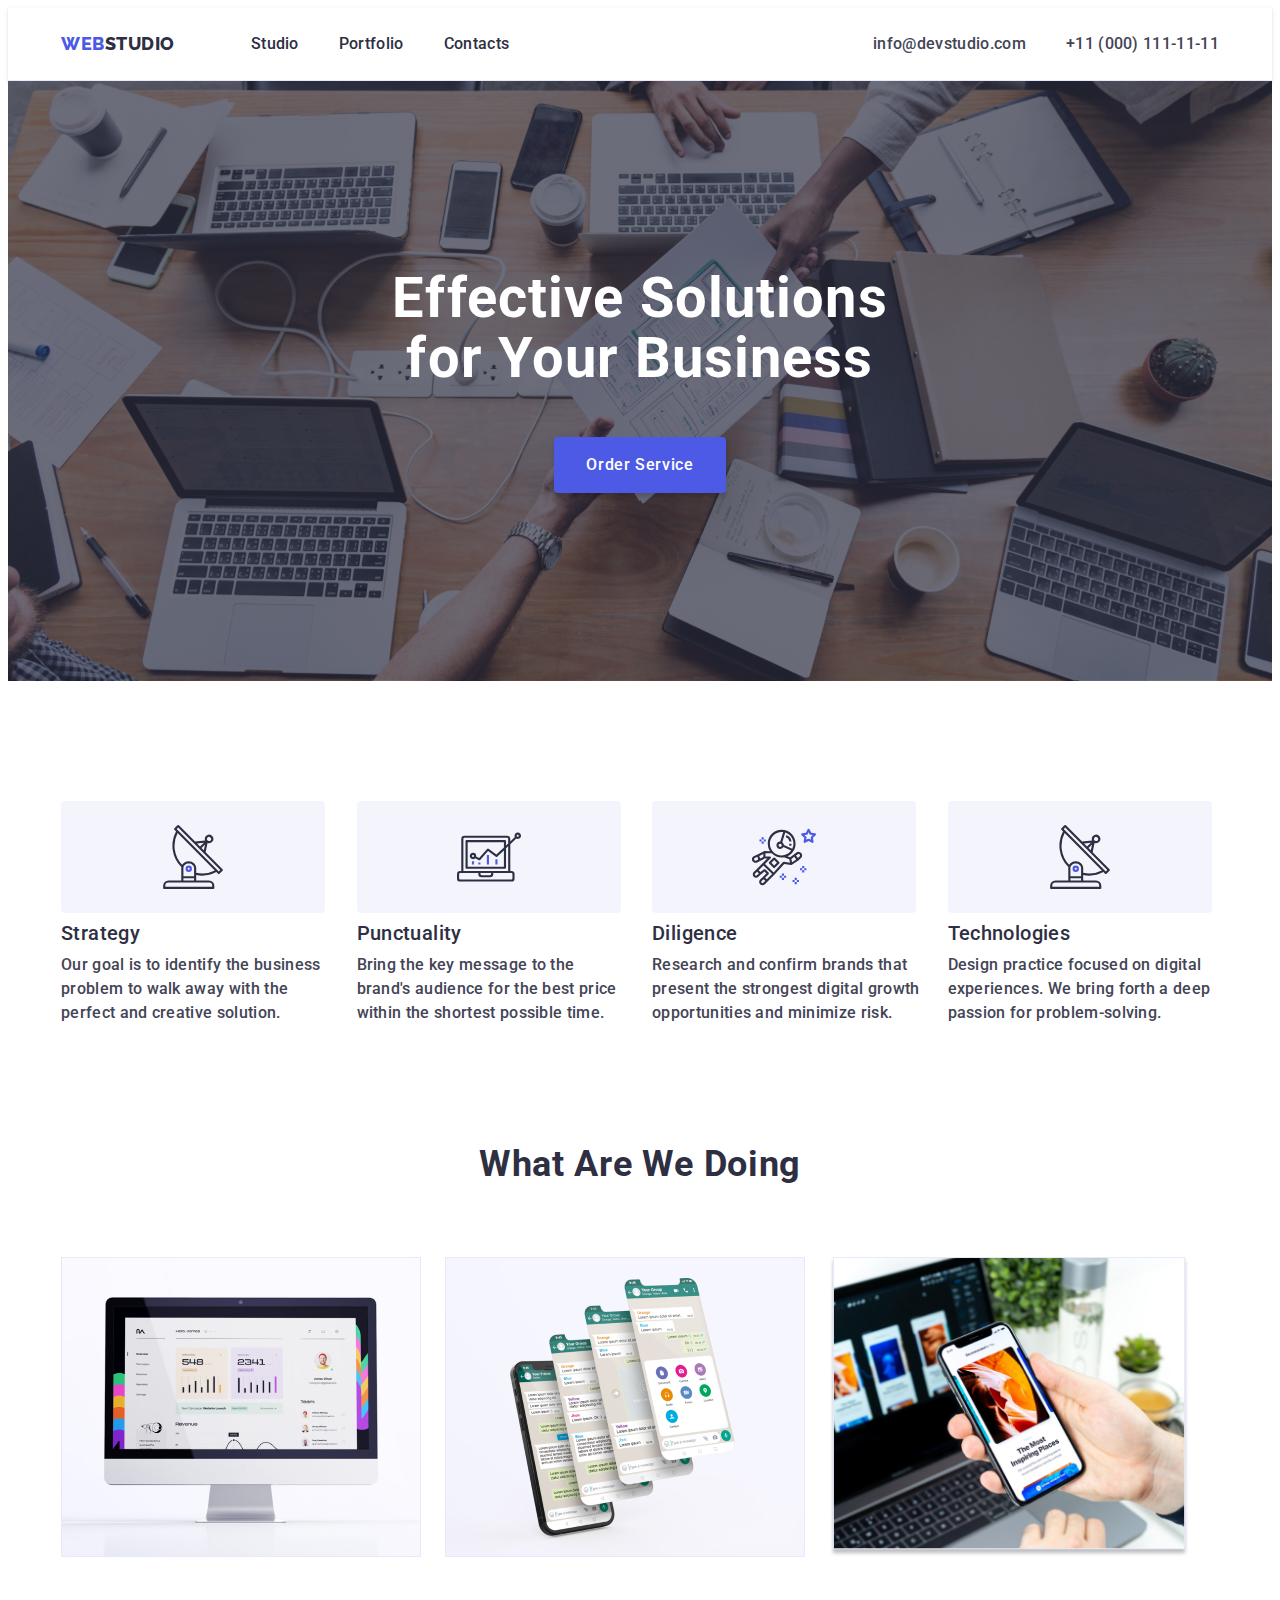
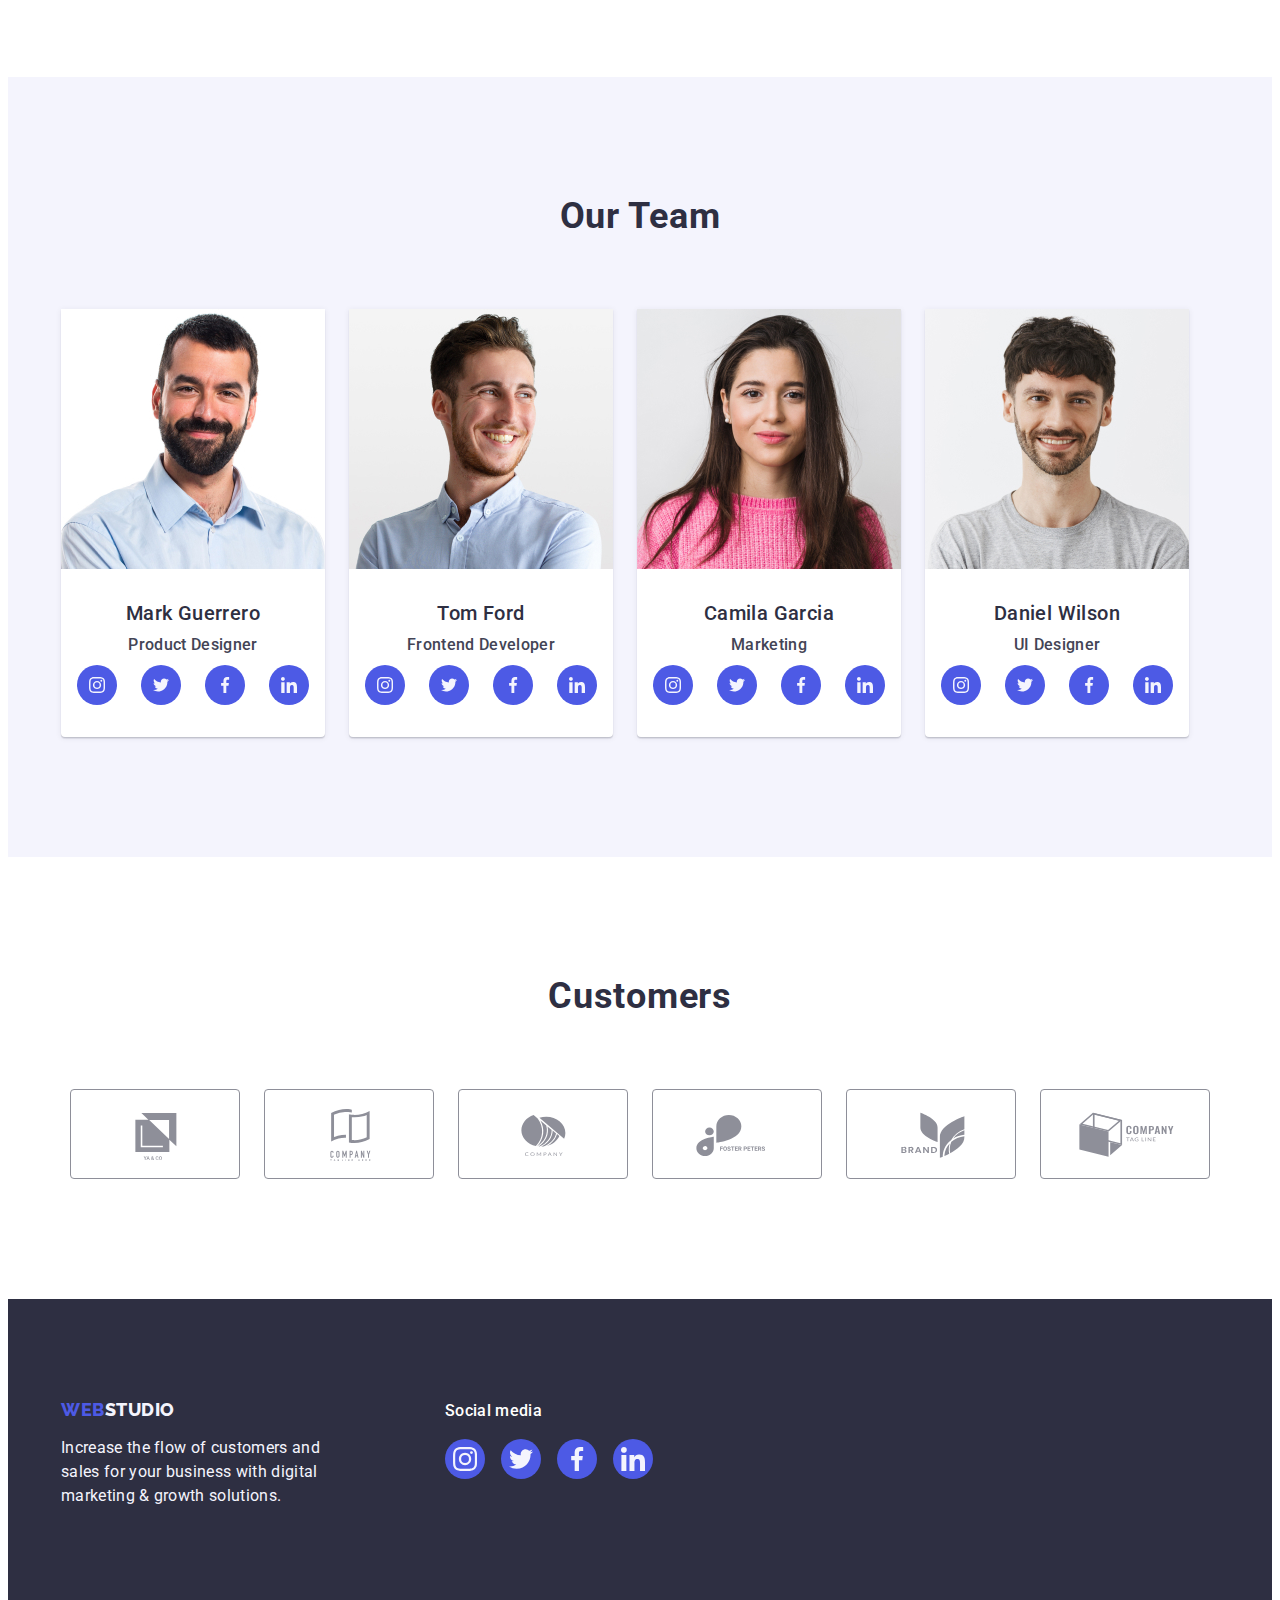
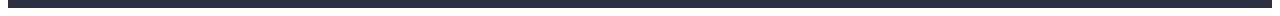
<file: index.html>
<!DOCTYPE html>
<html lang="en">
  <head>
    <meta charset="UTF-8" />
    <title>Studio</title>
    <link rel="preconnect" href="https://fonts.googleapis.com" />
    <link rel="preconnect" href="https://fonts.gstatic.com" crossorigin />
    <link
      href="https://fonts.googleapis.com/css2?family=Raleway:wght@800&family=Roboto:wght@400;500;700;900&display=swap"
      rel="stylesheet"
    />
    <link
      rel="stylesheet"
      href="https://cdnjs.cloudflare.com/ajax/libs/modern-normalize/2.0.0/modern-normalize.min.css"
      integrity="sha512-4xo8blKMVCiXpTaLzQSLSw3KFOVPWhm/TRtuPVc4WG6kUgjH6J03IBuG7JZPkcWMxJ5huwaBpOpnwYElP/m6wg=="
      crossorigin="anonymous"
      referrerpolicy="no-referrer"
    />
    <link rel="stylesheet" href="./css/styles.css" />
  </head>

  <body class="page">
    <header class="page-header">
      <div class="container page-header-container">
        <nav class="page-nav">
          <a href="./index.html" class="logo link">
            Web<span class="logo-part">Studio</span>
          </a>

          <ul class="site-nav list">
            <li class="menu-item">
              <a href="./index.html" class="nav-item link list">Studio</a>
            </li>
            <li class="menu-item">
              <a href="./portfolio.html" class="nav-item link list"
                >Portfolio</a
              >
            </li>
            <li class="menu-item">
              <a href="" class="nav-item link list">Contacts</a>
            </li>
          </ul>
        </nav>

        <address class="address">
          <ul class="auth-nav list">
            <li class="auth-nav-first">
              <a href="mailto:info@devstudio.com" class="list auth-nav link"
                >info@devstudio.com</a
              >
            </li>
            <li>
              <a href="tel:+110001111111" class="list auth-nav link"
                >+11 (000) 111-11-11</a
              >
            </li>
          </ul>
        </address>
      </div>
    </header>

    <main>
      <!-- HERO -->
      <section class="hero">
        <div class="container">
          <h1 class="hero-title">Effective Solutions for Your Business</h1>
          <button type="button" class="hero-button">Order Service</button>
        </div>
      </section>

      <!-- Advantages -->

      <section class="main-description">
        <div class="container">
          <h2 class="visually-hidden">Advantages</h2>

          <ul class="advantages list">
            <li class="advantages-card">
              <div class="advantages-icon">
                <svg width="64" height="64">
                  <use href="./images/icons.svg#icon-antenna"></use>
                </svg>
              </div>
              <h3 class="section-title">Strategy</h3>
              <p class="section-text">
                Our goal is to identify the business problem to walk away with
                the perfect and creative solution.
              </p>
            </li>

            <li class="advantages-card">
              <div class="advantages-icon">
                <svg width="64" height="64">
                  <use href="./images/icons.svg#icon-diagram"></use>
                </svg>
              </div>
              <h3 class="section-title">Punctuality</h3>
              <p class="section-text">
                Bring the key message to the brand's audience for the best price
                within the shortest possible time.
              </p>
            </li>

            <li class="advantages-card">
              <div class="advantages-icon">
                <svg width="64" height="64">
                  <use href="./images/icons.svg#icon-astronaut"></use>
                </svg>
              </div>
              <h3 class="section-title">Diligence</h3>
              <p class="section-text">
                Research and confirm brands that present the strongest digital
                growth opportunities and minimize risk.
              </p>
            </li>

            <li class="advantages-card">
              <div class="advantages-icon">
                <svg width="64" height="64">
                  <use href="./images/icons.svg#icon-antenna"></use>
                </svg>
              </div>
              <h3 class="section-title">Technologies</h3>
              <p class="section-text">
                Design practice focused on digital experiences. We bring forth a
                deep passion for problem-solving.
              </p>
            </li>
          </ul>
        </div>
      </section>

      <!--   What are we doing    -->

      <section class="main-work">
        <div class="container">
          <h2 class="section-caption">What are we doing</h2>
          <ul class="doing list">
            <li class="doing-card">
              <img
                src="./images/computer.jpg"
                alt="the computer on which the program is displayed"
                width="360"
                height="300"
              />
            </li>

            <li class="doing-card">
              <img
                src="./images/application.jpg"
                alt="a smartphone on which the program is displayed"
                width="360"
                height="300"
              />
            </li>

            <li class="doing-card">
              <img
                src="./images/smartphone.jpg"
                alt="a laptop on the table with a program on the screen, and also a smartphone in the hands with the same program open"
                width="360"
                height="300"
              />
            </li>
          </ul>
        </div>
      </section>

      <!-- Team -->

      <section class="main-team">
        <div class="container">
          <h2 class="section-caption">Our Team</h2>
          <ul class="team list">
            <li class="team-card">
              <img
                src="./images/Mark.jpg"
                alt="photo of a member of the company's team"
                width="264"
                height="260"
              />
              <div class="team-card-wrapper">
                <h3 class="section-title">Mark Guerrero</h3>
                <p class="section-text">Product Designer</p>
                <ul class="socials">
                  <li class="socials-item">
                    <a class="socials-link link" href="">
                      <svg class="socials-icons" width="16" height="16">
                        <use href="./images/icons.svg#icon-instagram"></use>
                      </svg>
                    </a>
                  </li>
                  <li class="socials-item">
                    <a class="socials-link link" href="">
                      <svg class="socials-icons" width="16" height="16">
                        <use href="./images/icons.svg#icon-twitter"></use>
                      </svg>
                    </a>
                  </li>
                  <li class="socials-item">
                    <a class="socials-link link" href="">
                      <svg class="socials-icons" width="16" height="16">
                        <use href="./images/icons.svg#icon-facebook"></use>
                      </svg>
                    </a>
                  </li>
                  <li class="socials-item">
                    <a class="socials-link link" href="">
                      <svg class="socials-icons" width="16" height="16">
                        <use href="./images/icons.svg#icon-linkedin"></use>
                      </svg>
                    </a>
                  </li>
                </ul>
              </div>
            </li>

            <li class="team-card">
              <img
                src="./images/Tom.jpg"
                alt="photo of a member of the company's team"
                width="264"
                height="260"
              />
              <div class="team-card-wrapper">
                <h3 class="section-title">Tom Ford</h3>
                <p class="section-text">Frontend Developer</p>
                <ul class="socials">
                  <li class="socials-item">
                    <a class="socials-link link" href="">
                      <svg class="socials-icons" width="16" height="16">
                        <use href="./images/icons.svg#icon-instagram"></use>
                      </svg>
                    </a>
                  </li>
                  <li class="socials-item">
                    <a class="socials-link link" href="">
                      <svg class="socials-icons" width="16" height="16">
                        <use href="./images/icons.svg#icon-twitter"></use>
                      </svg>
                    </a>
                  </li>
                  <li class="socials-item">
                    <a class="socials-link link" href="">
                      <svg class="socials-icons" width="16" height="16">
                        <use href="./images/icons.svg#icon-facebook"></use>
                      </svg>
                    </a>
                  </li>
                  <li class="socials-item">
                    <a class="socials-link link" href="">
                      <svg class="socials-icons" width="16" height="16">
                        <use href="./images/icons.svg#icon-linkedin"></use>
                      </svg>
                    </a>
                  </li>
                </ul>
              </div>
            </li>

            <li class="team-card">
              <img
                src="./images/Camila.jpg"
                alt="photo of a member of the company's team"
                width="264"
                height="260"
              />
              <div class="team-card-wrapper">
                <h3 class="section-title">Camila Garcia</h3>
                <p class="section-text">Marketing</p>
                <ul class="socials">
                  <li class="socials-item">
                    <a class="socials-link link" href="">
                      <svg class="socials-icons" width="16" height="16">
                        <use href="./images/icons.svg#icon-instagram"></use>
                      </svg>
                    </a>
                  </li>
                  <li class="socials-item">
                    <a class="socials-link link" href="">
                      <svg class="socials-icons" width="16" height="16">
                        <use href="./images/icons.svg#icon-twitter"></use>
                      </svg>
                    </a>
                  </li>
                  <li class="socials-item">
                    <a class="socials-link link" href="">
                      <svg class="socials-icons" width="16" height="16">
                        <use href="./images/icons.svg#icon-facebook"></use>
                      </svg>
                    </a>
                  </li>
                  <li class="socials-item">
                    <a class="socials-link link" href="">
                      <svg class="socials-icons" width="16" height="16">
                        <use href="./images/icons.svg#icon-linkedin"></use>
                      </svg>
                    </a>
                  </li>
                </ul>
              </div>
            </li>

            <li class="team-card">
              <img
                src="./images/Daniel.jpg"
                alt="photo of a member of the company's team"
                width="264"
                height="260"
              />
              <div class="team-card-wrapper">
                <h3 class="section-title">Daniel Wilson</h3>
                <p class="section-text">UI Designer</p>
                <ul class="socials">
                  <li class="socials-item">
                    <a class="socials-link link" href="">
                      <svg class="socials-icons" width="16" height="16">
                        <use href="./images/icons.svg#icon-instagram"></use>
                      </svg>
                    </a>
                  </li>
                  <li class="socials-item">
                    <a class="socials-link link" href="">
                      <svg class="socials-icons" width="16" height="16">
                        <use href="./images/icons.svg#icon-twitter"></use>
                      </svg>
                    </a>
                  </li>
                  <li class="socials-item">
                    <a class="socials-link link" href="">
                      <svg class="socials-icons" width="16" height="16">
                        <use href="./images/icons.svg#icon-facebook"></use>
                      </svg>
                    </a>
                  </li>
                  <li class="socials-item">
                    <a class="socials-link link" href="">
                      <svg class="socials-icons" width="16" height="16">
                        <use href="./images/icons.svg#icon-linkedin"></use>
                      </svg>
                    </a>
                  </li>
                </ul>
              </div>
            </li>
          </ul>
        </div>
      </section>

      <!-- Customers -->

      <section class="customers">
        <div class="container">
          <h2 class="section-caption">Customers</h2>
          <ul class="custumers-list">
            <li class="costumers-logo">
              <a href="" class="costumers-link">
                <svg class="logo-company" width="104" height="56">
                  <use href="./images/icons.svg#icon-logo-first"></use>
                </svg>
              </a>
            </li>

            <li class="costumers-logo">
              <a href="" class="costumers-link">
                <svg class="logo-company" width="104" height="56">
                  <use href="./images/icons.svg#icon-logo-second"></use>
                </svg>
              </a>
            </li>

            <li class="costumers-logo">
              <a href="" class="costumers-link">
                <svg class="logo-company" width="104" height="56">
                  <use href="./images/icons.svg#icon-logo-third"></use>
                </svg>
              </a>
            </li>

            <li class="costumers-logo">
              <a href="" class="costumers-link">
                <svg class="logo-company" width="104" height="56">
                  <use href="./images/icons.svg#icon-logo-fourth"></use>
                </svg>
              </a>
            </li>

            <li class="costumers-logo">
              <a href="" class="costumers-link">
                <svg class="logo-company" width="104" height="56">
                  <use href="./images/icons.svg#icon-logo-fifth"></use>
                </svg>
              </a>
            </li>

            <li class="costumers-logo">
              <a href="" class="costumers-link">
                <svg class="logo-company" width="104" height="56">
                  <use href="./images/icons.svg#icon-logo-sixth"></use>
                </svg>
              </a>
            </li>
          </ul>
        </div>
      </section>
    </main>

    <footer class="footer">
      <div class="container footer-flex">
        <div class="footer-first-part">
          <a href="./index.html" class="logo footer-link">
            Web<span class="logo-part">Studio</span>
          </a>
          <p class="footer-text">
            Increase the flow of customers and sales for your business with
            digital marketing & growth solutions.
          </p>
        </div>

        <div class="footer-second-part">
          <p class="footer-second-text">Social media</p>

          <ul class="socials socials-footer">
            <li class="socials-item">
              <a class="socials-link link socials-link-footer" href="">
                <svg class="socials-icons" width="24" height="24">
                  <use href="./images/icons.svg#icon-instagram"></use>
                </svg>
              </a>
            </li>
            <li class="socials-item">
              <a class="socials-link link socials-link-footer" href="">
                <svg class="socials-icons" width="24" height="24">
                  <use href="./images/icons.svg#icon-twitter"></use>
                </svg>
              </a>
            </li>
            <li class="socials-item">
              <a class="socials-link link socials-link-footer" href="">
                <svg class="socials-icons" width="24" height="24">
                  <use href="./images/icons.svg#icon-facebook"></use>
                </svg>
              </a>
            </li>
            <li class="socials-item">
              <a class="socials-link link socials-link-footer" href="">
                <svg class="socials-icons" width="24" height="24">
                  <use href="./images/icons.svg#icon-linkedin"></use>
                </svg>
              </a>
            </li>
          </ul>
        </div>
      </div>
    </footer>
  </body>
</html>
</file>
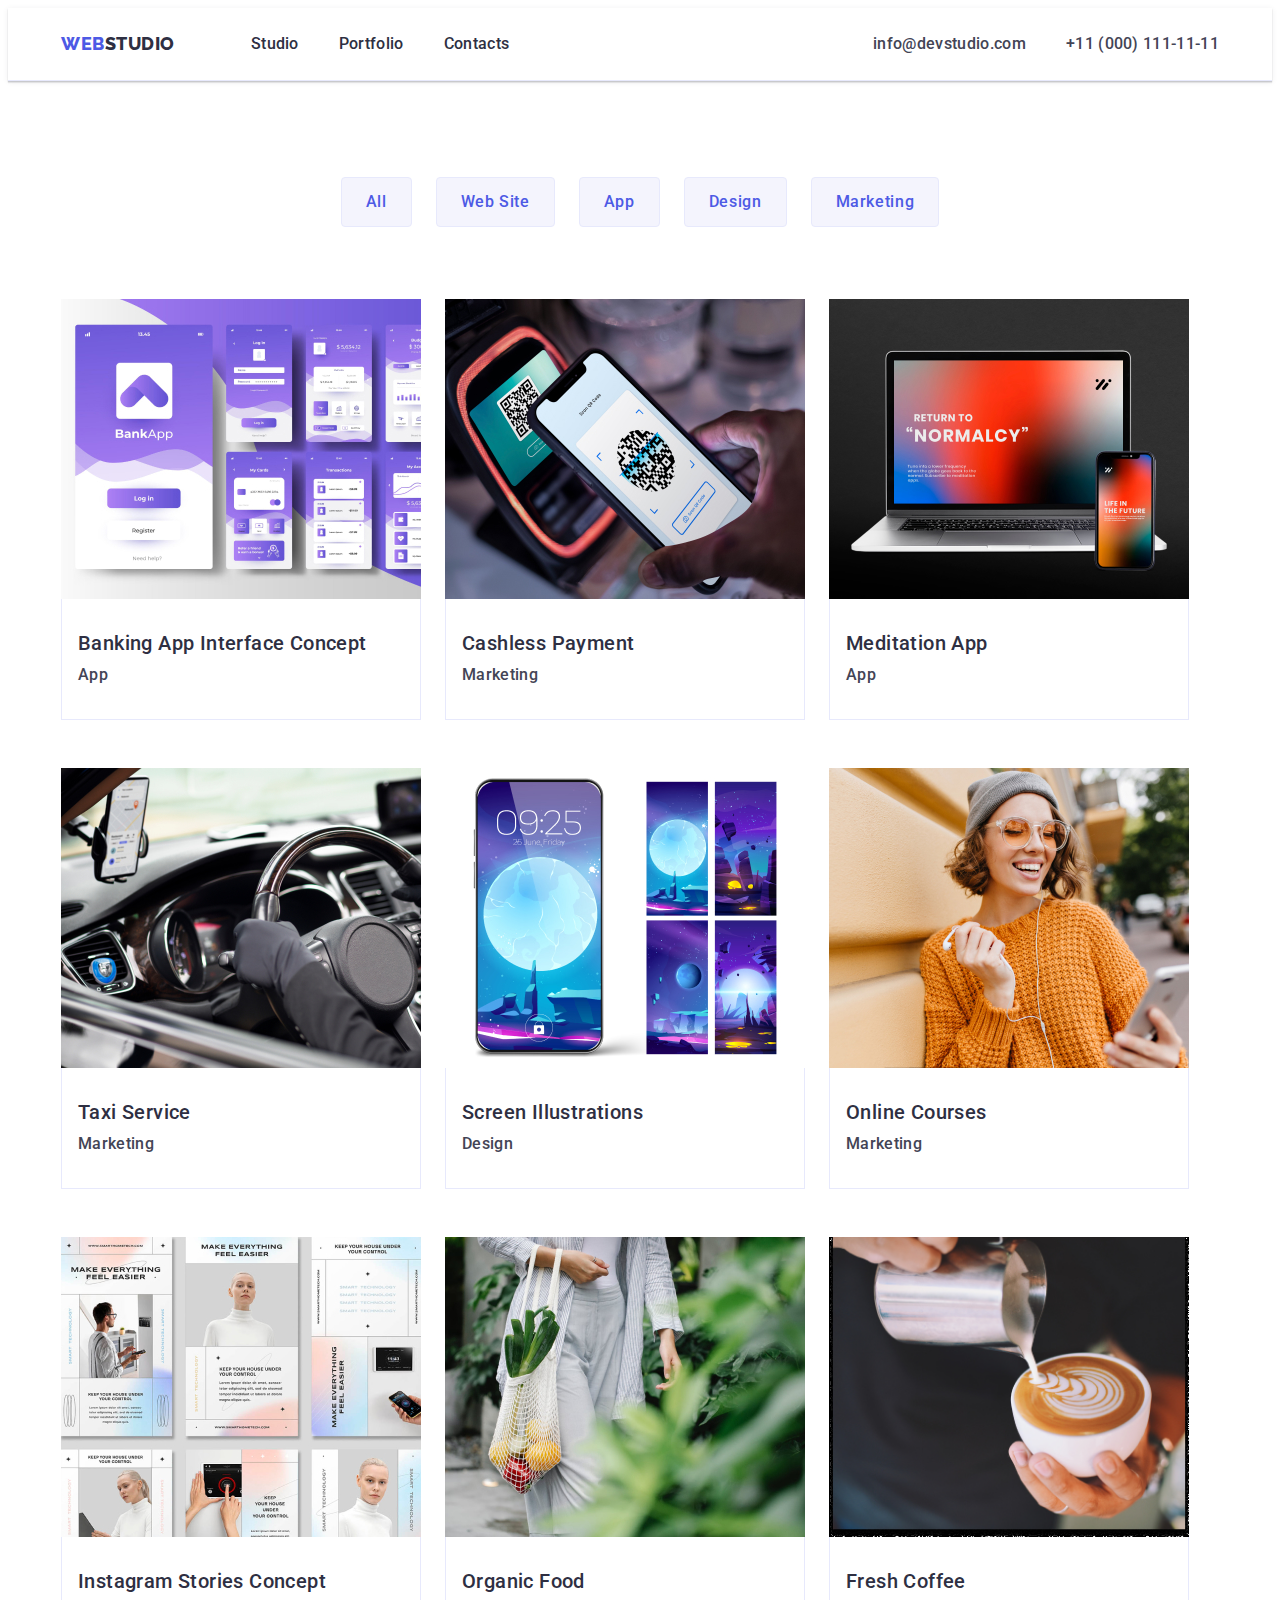
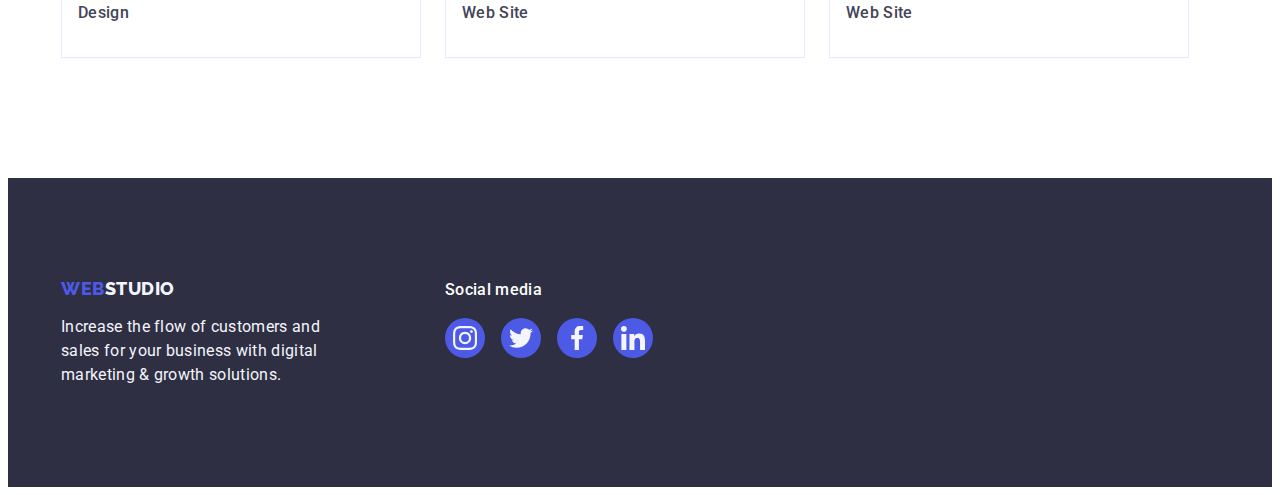
<file: portfolio.html>
<!DOCTYPE html>
<html lang="en">
  <head>
    <meta charset="UTF-8" />
    <title>Studio</title>
    <link rel="preconnect" href="https://fonts.googleapis.com" />
    <link rel="preconnect" href="https://fonts.gstatic.com" crossorigin />
    <link
      href="https://fonts.googleapis.com/css2?family=Raleway:wght@800&family=Roboto:wght@400;500;700;900&display=swap"
      rel="stylesheet"
    />
    <link
      rel="stylesheet"
      href="https://cdnjs.cloudflare.com/ajax/libs/modern-normalize/2.0.0/modern-normalize.min.css"
      integrity="sha512-4xo8blKMVCiXpTaLzQSLSw3KFOVPWhm/TRtuPVc4WG6kUgjH6J03IBuG7JZPkcWMxJ5huwaBpOpnwYElP/m6wg=="
      crossorigin="anonymous"
      referrerpolicy="no-referrer"
    />
    <link rel="stylesheet" href="./css/styles.css" />
  </head>

  <body class="page">
    <header class="page-header">
      <div class="container page-header-container">
        <nav class="page-nav">
          <a href="./index.html" class="logo link">
            Web<span class="logo-part">Studio</span>
          </a>

          <ul class="site-nav list">
            <li class="menu-item">
              <a href="./index.html" class="nav-item link list">Studio</a>
            </li>
            <li class="menu-item">
              <a href="./portfolio.html" class="nav-item link list"
                >Portfolio
              </a>
            </li>
            <li class="menu-item">
              <a href="" class="nav-item link list">Contacts</a>
            </li>
          </ul>
        </nav>

        <address class="address">
          <ul class="auth-nav list">
            <li class="auth-nav-first">
              <a href="mailto:info@devstudio.com" class="list auth-nav link"
                >info@devstudio.com</a
              >
            </li>
            <li>
              <a href="tel:+110001111111" class="list auth-nav link"
                >+11 (000) 111-11-11</a
              >
            </li>
          </ul>
        </address>
      </div>
    </header>

    <main>
      <section class="sorting">
        <div class="container">
          <h1 class="visually-hidden">Portfolio</h1>

          <ul class="list sort">
            <li><button type="button" class="sorting-button">All</button></li>
            <li>
              <button type="button" class="sorting-button">Web Site</button>
            </li>
            <li><button type="button" class="sorting-button">App</button></li>
            <li>
              <button type="button" class="sorting-button">Design</button>
            </li>
            <li>
              <button type="button" class="sorting-button">Marketing</button>
            </li>
          </ul>

          <ul class="portfolio-card list">
            <li class="portfolio-card-list">
              <a href="#" class="link portfolio-link">
                <img
                  src="./images/example1.jpg"
                  alt="An example of the company's work: app"
                  width="360"
                  height="300"
                />
                <div class="portfolio-card-wrapper">
                  <h2 class="section-title">Banking App Interface Concept</h2>
                  <p class="section-text">App</p>
                </div>
              </a>
            </li>

            <li class="portfolio-card-list">
              <a href="#" class="link portfolio-link">
                <img
                  src="./images/example2.jpg"
                  alt="An example of the company's work: Marketing"
                  width="360"
                  height="300"
                />
                <div class="portfolio-card-wrapper">
                  <h2 class="section-title">Cashless Payment</h2>
                  <p class="section-text">Marketing</p>
                </div>
              </a>
            </li>

            <li class="portfolio-card-list">
              <a href="#" class="link portfolio-link">
                <img
                  src="./images/example3.jpg"
                  alt="An example of the company's work: App"
                  width="360"
                  height="300"
                />
                <div class="portfolio-card-wrapper">
                  <h2 class="section-title">Meditation App</h2>
                  <p class="section-text">App</p>
                </div>
              </a>
            </li>

            <li class="portfolio-card-list">
              <a href="#" class="link portfolio-link">
                <img
                  src="./images/example4.jpg"
                  alt="An example of the company's work: Marketing"
                  width="360"
                  height="300"
                />
                <div class="portfolio-card-wrapper">
                  <h2 class="section-title">Taxi Service</h2>
                  <p class="section-text">Marketing</p>
                </div>
              </a>
            </li>

            <li class="portfolio-card-list">
              <a href="#" class="link portfolio-link">
                <img
                  src="./images/example5.jpg"
                  alt="An example of the company's work: Design"
                  width="360"
                  height="300"
                />
                <div class="portfolio-card-wrapper">
                  <h2 class="section-title">Screen Illustrations</h2>
                  <p class="section-text">Design</p>
                </div>
              </a>
            </li>

            <li class="portfolio-card-list">
              <a href="#" class="link portfolio-link">
                <img
                  src="./images/example6.jpg"
                  alt="An example of the company's work: Marketing"
                  width="360"
                  height="300"
                />
                <div class="portfolio-card-wrapper">
                  <h2 class="section-title">Online Courses</h2>
                  <p class="section-text">Marketing</p>
                </div>
              </a>
            </li>

            <li class="portfolio-card-list">
              <a href="#" class="link portfolio-link">
                <img
                  src="./images/example7.jpg"
                  alt="An example of the company's work: Design"
                  width="360"
                  height="300"
                />
                <div class="portfolio-card-wrapper">
                  <h2 class="section-title">Instagram Stories Concept</h2>
                  <p class="section-text">Design</p>
                </div>
              </a>
            </li>

            <li class="portfolio-card-list">
              <a href="#" class="link portfolio-link">
                <img
                  src="./images/example8.jpg"
                  alt="An example of the company's work: Web Site"
                  width="360"
                  height="300"
                />
                <div class="portfolio-card-wrapper">
                  <h2 class="section-title">Organic Food</h2>
                  <p class="section-text">Web Site</p>
                </div>
              </a>
            </li>

            <li class="portfolio-card-list">
              <a href="#" class="link portfolio-link">
                <img
                  src="./images/example9.jpg"
                  alt="An example of the company's work: Web Site"
                  width="360"
                  height="300"
                />
                <div class="portfolio-card-wrapper">
                  <h2 class="section-title">Fresh Coffee</h2>
                  <p class="section-text">Web Site</p>
                </div>
              </a>
            </li>
          </ul>
        </div>
      </section>
    </main>

    <footer class="footer">
      <div class="container footer-flex">
        <div class="footer-first-part">
          <a href="./index.html" class="logo footer-link">
            Web<span class="logo-part">Studio</span>
          </a>
          <p class="footer-text">
            Increase the flow of customers and sales for your business with
            digital marketing & growth solutions.
          </p>
        </div>

        <div class="footer-second-part">
          <p class="footer-second-text">Social media</p>

          <ul class="socials socials-footer">
            <li class="socials-item">
              <a class="socials-link link socials-link-footer" href="">
                <svg class="socials-icons" width="24" height="24">
                  <use href="./images/icons.svg#icon-instagram"></use>
                </svg>
              </a>
            </li>
            <li class="socials-item">
              <a class="socials-link link socials-link-footer" href="">
                <svg class="socials-icons" width="24" height="24">
                  <use href="./images/icons.svg#icon-twitter"></use>
                </svg>
              </a>
            </li>
            <li class="socials-item">
              <a class="socials-link link socials-link-footer" href="">
                <svg class="socials-icons" width="24" height="24">
                  <use href="./images/icons.svg#icon-facebook"></use>
                </svg>
              </a>
            </li>
            <li class="socials-item">
              <a class="socials-link link socials-link-footer" href="">
                <svg class="socials-icons" width="24" height="24">
                  <use href="./images/icons.svg#icon-linkedin"></use>
                </svg>
              </a>
            </li>
          </ul>
        </div>
      </div>
    </footer>
  </body>
</html>
</file>
<file: css/styles.css>
:root {
  --primary-brand: #4d5ae5;
  --pressed-state: #404bbf;
  --dark: #2e2f42;
  --success: #31d0aa;
  --text: #434455;
  --subtle-text: #8e8f99;
  --accent: #e7e9fc;
  --light: #f4f4fd;
  --white-background: #ffffff;
  --modal-background: #fcfcfc;
}

/*       Reset default styles */

.visually-hidden {
  position: absolute;
  width: 1px;
  height: 1px;
  margin: -1px;
  border: 0;
  padding: 0;
  white-space: nowrap;
  clip-path: inset(100%);
  clip: rect(0 0 0 0);
  overflow: hidden;
}

h1,
h2,
h3,
h4,
p {
  margin-top: 0;
  margin-bottom: 0;
}

ul,
ol {
  margin-top: 0;
  margin-bottom: 0;
  padding-left: 0;
}

li {
  list-style: none;
}

button {
  cursor: pointer;
}

img {
  display: block;
}

/**
  |============================
  |          BODY
  |============================
*/
.page {
  color: var(--text);
  background-color: #fff;
  font-family: "Roboto", sans-serif;
}

.container {
  max-width: 1158px;
  margin: 0 auto;
  padding: 0 15px;
}

.container .link {
  display: inline-block;
}

/**
  |============================
  |         header
  |============================
*/

.page-header {
  border-bottom: 1px solid #e7e9fc;
  box-shadow: 0px 1px 6px 0px rgba(46, 47, 66, 0.08),
    0px 1px 1px 0px rgba(46, 47, 66, 0.16),
    0px 2px 1px 0px rgba(46, 47, 66, 0.08);
}

.page-header-container {
  display: flex;
  align-items: center;
}

.page-nav {
  display: flex;
  align-items: center;
}
.site-nav {
  display: flex;
  align-items: center;
}
.nav-item {
  padding: 24px 0;
}
.logo {
  text-decoration: none;
  font-family: "Raleway", sans-serif;
  font-weight: 800;
  font-size: 18px;
  line-height: 1.17;
  letter-spacing: 0.03em;
  text-transform: uppercase;
  color: var(--primary-brand);
  margin-right: 76px;
}

.logo-part {
  color: var(--dark);
}

.menu-item:not(:last-child) {
  margin-right: 40px;
}

.link {
  text-decoration: none;
}
.list {
  list-style: none;
  font-weight: 500;
  font-size: 16px;
  line-height: 1.5;
  letter-spacing: 0.02em;
  color: var(--dark);
}

.site-nav .link:hover,
.site-nav .link:focus {
  color: var(--pressed-state);
}
.site-nav .link.current {
  color: var(--pressed-state);
}

.address {
  font-style: normal;
  margin-left: auto;
}

.auth-nav {
  color: var(--text);
  display: flex;
  align-items: center;
}

.auth-nav:hover,
.auth-nav:focus {
  color: var(--pressed-state);
}

.auth-nav-first {
  margin-right: 40px;
}

/**
  |============================
  |           hero
  |============================
*/

.hero {
  background-color: var(--dark);
  background-image: linear-gradient(
      rgba(46, 47, 66, 0.7),
      rgba(46, 47, 66, 0.7)
    ),
    url(../images/people-office.jpg);
  background-repeat: no-repeat;
  background-position: center;
  background-size: cover;
  max-width: 1440px;
  margin-left: auto;
  margin-right: auto;
  display: flex;
  align-items: center;
  padding: 188px 0;
}

.hero-title {
  color: var(--white-background);
  font-size: 56px;
  line-height: 1.07;
  text-align: center;
  letter-spacing: 0.02em;
  max-width: 496px;
  margin-bottom: 48px;
}

.hero-button {
  color: var(--white-background);
  background-color: var(--primary-brand);
  font-family: "Roboto", sans-serif;
  font-weight: 500;
  font-size: 16px;
  line-height: 1.5;
  letter-spacing: 0.04em;
  padding: 16px 32px;
  border-radius: 4px;
  box-shadow: 0px 4px 4px 0px rgba(0, 0, 0, 0.15);
  min-width: 169px;
  height: 56px;
  border: none;
  display: block;
  margin-left: auto;
  margin-right: auto;
}

.hero-button:hover,
.hero-button:focus {
  background-color: var(--pressed-state);
}

/**
  |============================
  |       section
  |============================
*/

.section-caption {
  color: var(--dark);
  font-size: 36px;
  line-height: 1.11;
  text-align: center;
  letter-spacing: 0.02em;
  text-transform: capitalize;
  margin-bottom: 72px;
}

.section-title {
  color: var(--dark);
  font-weight: 500;
  font-size: 20px;
  line-height: 1.2;
  letter-spacing: 0.02em;
  margin-bottom: 8px;
}

.section-text {
  color: var(--text);
}

/**
  |============================
  |         Advantages
  |============================
*/
.main-description {
  padding: 120px 0;
}

.advantages {
  display: flex;
  flex-wrap: wrap;
  gap: 24px;
}

.advantages-card {
  flex-basis: calc((100% - 3 * 24px) / 4);
}

.advantages-icon {
  margin-bottom: 8px;
  background-color: var(--light);
  display: flex;
  width: 264px;
  height: 112px;
  justify-content: center;
  align-items: center;
  border-radius: 4px;
}

/* What are we doing */

.main-work {
  padding-bottom: 120px;
}
.doing {
  display: flex;
  flex-wrap: wrap;
  gap: 24px;
}

.doing-card {
  flex-basis: calc((100% - 2 * 24) / 3);
}

/**
  |============================
  |           TEAM
  |============================
*/

.main-team {
  background-color: var(--light);
  box-sizing: border-box; /* not sure  */
  padding: 120px 0;
}

.team-card {
  background-color: var(--white-background);
  flex-basis: calc((100% - 3 * 144px) / 4);
  border-radius: 0px 0px 4px 4px;
  box-shadow: 0px 2px 1px 0px rgba(46, 47, 66, 0.08),
    0px 1px 1px 0px rgba(46, 47, 66, 0.16),
    0px 1px 6px 0px rgba(46, 47, 66, 0.08);
}

.team {
  display: flex;
  flex-wrap: wrap;
  gap: 24px;
}

.team-card-wrapper {
  padding: 32px 16px;
  padding-top: 32px;
  text-align: center;
}

.team-card-wrapper .section-text {
  margin-bottom: 8px;
}

.socials {
  display: flex;
  justify-content: center;
  gap: 24px;
}

.socials-item .socials-link {
  display: flex;
  justify-content: center;
  align-items: center;
  background-color: var(--primary-brand);
  width: 40px;
  height: 40px;
  border-radius: 50%;
}

.socials-icons {
  fill: #f4f4fd;
}

.socials-link:hover,
.socials-link:focus {
  background-color: var(--pressed-state);
}
/**
  |============================
  |          customers
  |============================
*/
.customers {
  padding: 120px 0;
}

.custumers-list {
  display: flex;
  justify-content: center;
  align-items: center;
  gap: 24px;
}

.costumers-logo {
  display: flex;
  justify-content: center;
  align-items: center;
}
.costumers-link {
  display: flex;
  justify-content: center;
  align-items: center;
  width: 168px;
  height: 88px;
  border-radius: 4px;
  border: 1px solid var(--lightslate, #8e8f99);
  color: var(--subtle-text);
}

.logo-company {
  fill: currentColor;
}
.costumers-link:hover,
.costumers-link:focus {
  color: var(--pressed-state);
  border: 1px solid var(--ocean, #404bbf);
}

/**
  |============================
  |       footer
  |============================
*/

.footer {
  background-color: var(--dark);
  padding: 100px 0;
}
.footer-text {
  color: var(--light);
  line-height: 1.5;
  letter-spacing: 0.02em;
  width: 264px;
}

.footer .logo-part {
  color: var(--light);
}

.footer-link {
  display: inline-block;
  margin-bottom: 16px;
  text-decoration: none;
}

.footer-flex {
  display: flex;
  justify-content: flex-start;
  align-items: baseline;
}

.footer-first-part {
  margin-right: 120px;
}
.footer-second-text {
  margin-bottom: 16px;
  color: var(--white-background);
  font-size: 16px;
  font-family: Roboto;
  font-style: normal;
  font-weight: 500;
  line-height: 24px;
  letter-spacing: 0.32px;
}

.socials-footer {
  gap: 16px;
}

.socials-link-footer:hover,
.socials-link-footer:focus {
  background: var(--success);
}
/**
  |============================
  | Portfolio
  |============================
*/
.sorting-button {
  color: var(--primary-brand);
  background-color: var(--light);
  font-family: "Roboto", sans-serif;
  font-weight: 500;
  font-size: 16px;
  line-height: 1.5;
  letter-spacing: 0.04em;
  padding: 12px 24px;
  border-radius: 4px;
  border: 1px solid var(--accent);
}

.sorting {
  box-sizing: border-box;
  padding: 96px 0 120px;
}

.sorting-button:hover,
.sorting-button:focus {
  border: 1px solid transparent;
  color: var(--white-background);
  background-color: var(--pressed-state);
  box-shadow: 0px 2px 2px 0px rgba(0, 0, 0, 0.12),
    0px 2px 1px 0px rgba(0, 0, 0, 0.08), 0px 3px 1px 0px rgba(0, 0, 0, 0.1);
}

.sort {
  display: flex;
  gap: 24px;
  justify-content: center;
  margin-bottom: 72px;
}

.portfolio-card {
  display: flex;
  flex-wrap: wrap;
  column-gap: 24px;
  row-gap: 48px;
}

.portfolio-card-wrapper {
  box-sizing: border-box;
  padding: 32px 16px;
  border: 1px solid var(--accent);
  border-top: none;
}

.portfolio-card-list .portfolio-link {
  display: block;
}
.portfolio-link:hover,
.portfolio-link:focus {
  box-shadow: 0px 2px 1px 0px rgba(46, 47, 66, 0.08),
    0px 1px 1px 0px rgba(46, 47, 66, 0.16),
    0px 1px 6px 0px rgba(46, 47, 66, 0.08);
}
</file>
